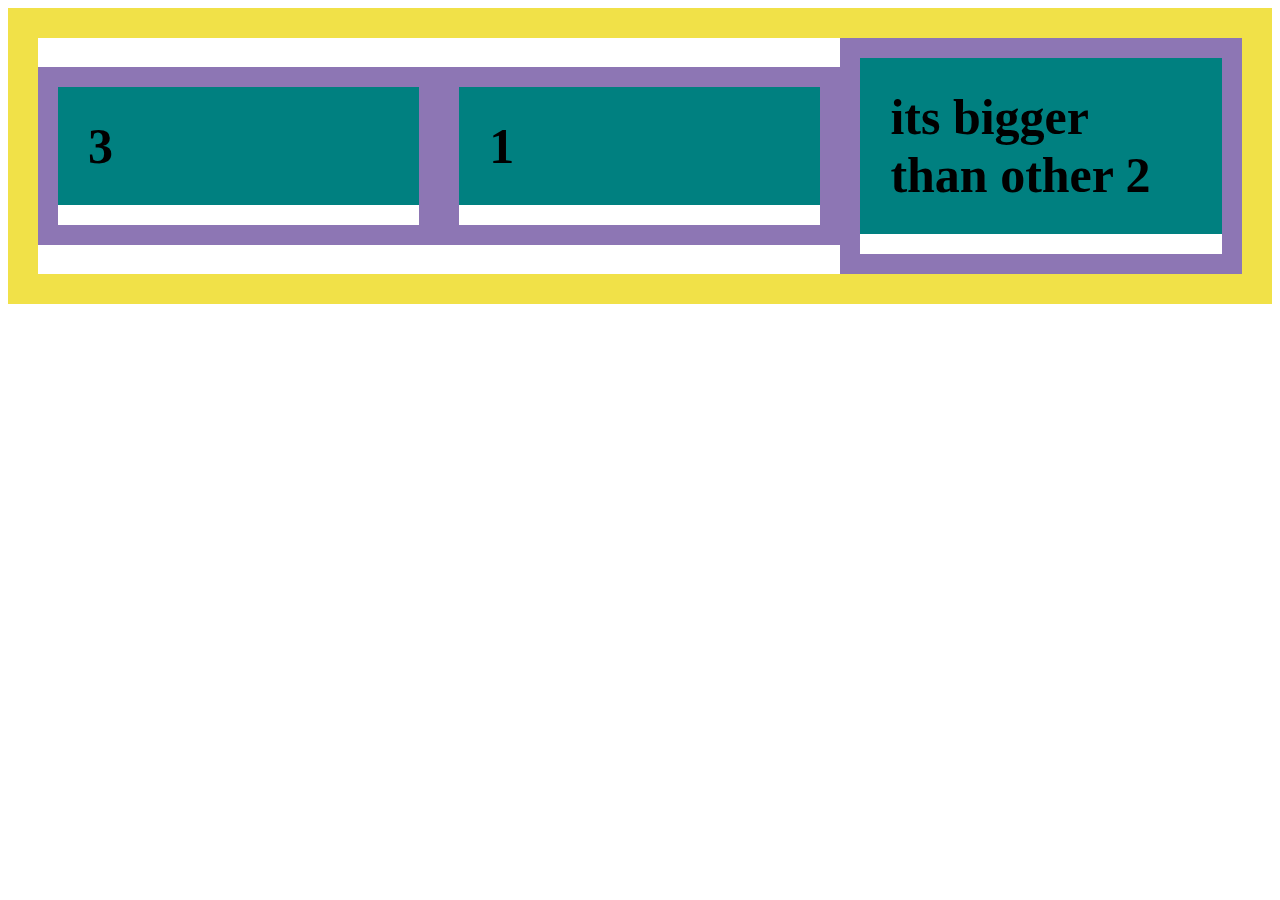
<file: flexTest.html>
<!DOCTYPE html>
<html lang="en">
  <head>
    <meta charset="UTF-8" />
    <meta http-equiv="X-UA-Compatible" content="IE=edge" />
    <meta name="viewport" content="width=device-width, initial-scale=1.0" />
    <title>Document</title>
    <link rel="stylesheet" href="flexTestCSS.css" />
  </head>
  <body>
    <div class="wrapper"></div>
    <div class="block">
      <div class="block_row">
        <div class="block_column element1">
          <div class="block_item">1</div>
        </div>
        <div class="block_column element2">
          <div class="block_item">its bigger than other 2</div>
        </div>
        <div class="block_column">
          <div class="block_item">3</div>
        </div>
      </div>
    </div>
  </body>
</html>
</file>
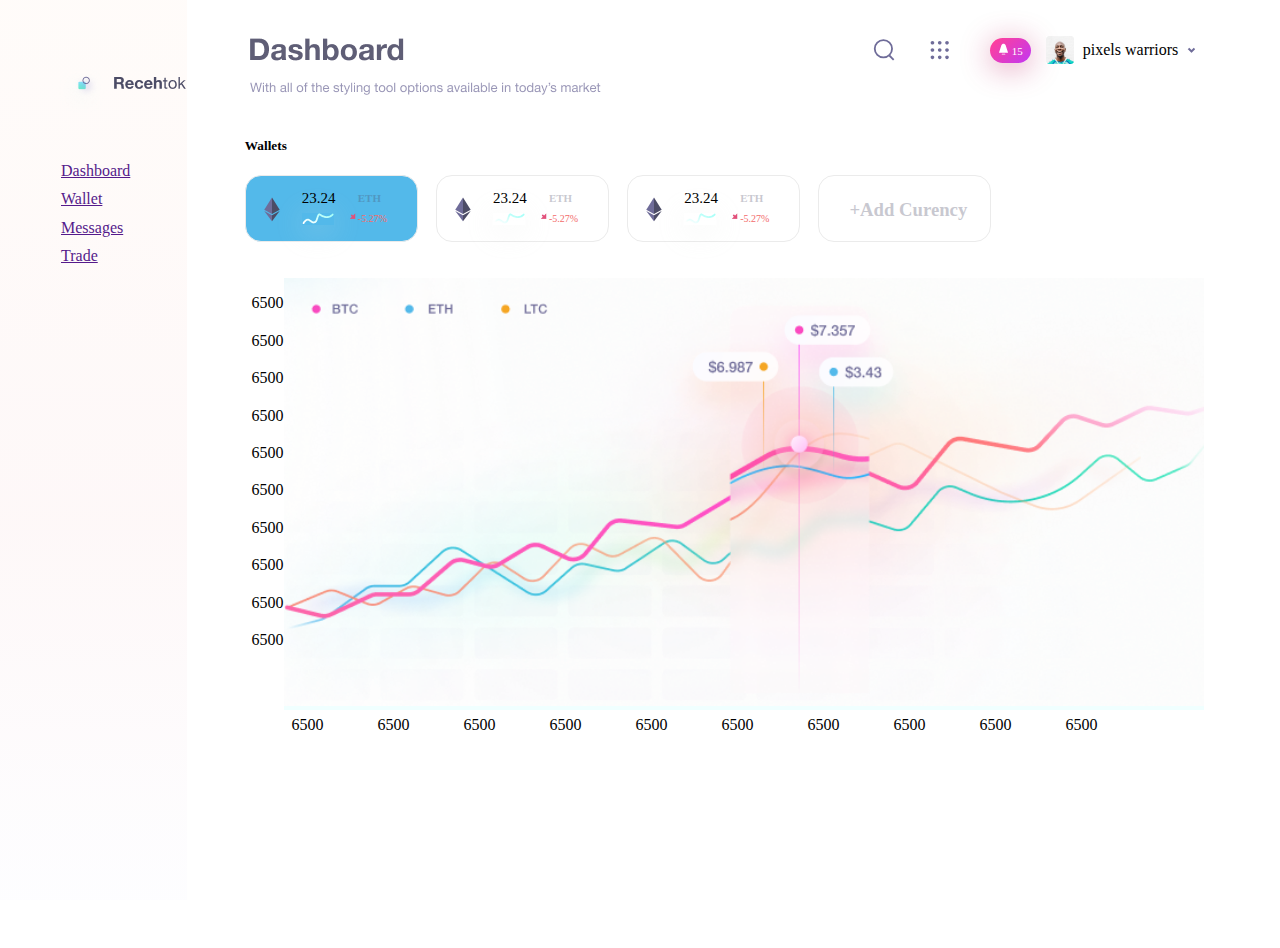
<file: site.html>
<!DOCTYPE html>
<html class="defaultConrainerSize" lang="en">
  <head>
    <meta charset="UTF-8" />
    <meta http-equiv="X-UA-Compatible" content="IE=edge" />
    <meta name="viewport" content="width=device-width, initial-scale=1.0" />
    <title>Document</title>
    <link rel="stylesheet" href="sitecss.css" />
  </head>
  <body class="defaultConrainerSize">
    <div class="container">
      <aside class="sidebar">
        <img src="/img/Logo.png" class="logopadding" />
        <nav class="navigator">
          <div class="marginbottom"><a href="">Dashboard</a></div>
          <div class="marginbottom"><a href="">Wallet</a></div>
          <div class="marginbottom"><a href="">Messages</a></div>
          <div class="marginbottom"><a href="">Trade</a></div>
        </nav>
      </aside>
      <main class="main">
        <header class="head">
          <div class="leftHead">
            <img src="/img/Dashboard Copy.png" class="DashboardImg" />
            <p><img src="/img/With.png" /></p>
          </div>
          <div class="rightHead">
            <div class="magnif">
              <img src="/img/Magnifier.svg" alt="" />
            </div>
            <div class="union">
              <img src="/img/Union.svg" />
            </div>
            <div class="notification-button">
              <img class="notifbadge" src="/img/Bell.svg" alt="" />
              <span>15</span>
            </div>

            <img
              class="niggaimg"
              width="28px"
              height="28px"
              src="/img/Face.jpg"
              alt=""
            />
            <span class="pixels">pixels warriors</span>
            <img class="arrow" src="/img/Arrow.jpg" />
          </div>
        </header>
        <div class="content">
          <div class="wallets">
            <h5>Wallets</h5>
            <div class="wallets-container">
              <div class="wallet-item active">
                <img src="/img/wallets/Vector1.svg" class="vector1" alt="" />
                <img src="/img/wallets/Vector.svg" class="vector" alt="" />
                <img src="/img/wallets/LineGraphBlue.png" class="graph" />
                <img src="/img/wallets/CombinedShape.png" class="cryptoarrow" />
                <span class="spanproc">-5.27%</span>
                <span class="spancrypto">ETH</span>
                <span class="spancryptovalue">23.24</span>
              </div>
              <div class="wallet-item">
                <img src="/img/wallets/Vector1.svg" class="vector1" alt="" />
                <img src="/img/wallets/Vector.svg" class="vector" alt="" />
                <img src="/img/wallets/LineGraph.jpg" class="graph" alt="" />
                <img src="/img/wallets/CombinedShape.png" class="cryptoarrow" />
                <span class="spanproc">-5.27%</span>
                <span class="spancrypto">ETH</span>
                <span class="spancryptovalue">23.24</span>
              </div>
              <div class="wallet-item">
                <img src="/img/wallets/Vector1.svg" class="vector1" alt="" />
                <img src="/img/wallets/Vector.svg" class="vector" alt="" />
                <img src="/img/wallets/LineGraph.jpg" class="graph" alt="" />
                <img src="/img/wallets/CombinedShape.png" class="cryptoarrow" />
                <span class="spanproc">-5.27%</span>
                <span class="spancrypto">ETH</span>
                <span class="spancryptovalue">23.24</span>
              </div>
              <div class="wallet-item">
                <h3>+Add Curency</h3>
              </div>
            </div>
          </div>
          <div class="graphContainer">
            <div class="price">
              <ul>
                <li>6500</li>
                <li>6500</li>
                <li>6500</li>
                <li>6500</li>
                <li>6500</li>
                <li>6500</li>
                <li>6500</li>
                <li>6500</li>
                <li>6500</li>
                <li>6500</li>
              </ul>
            </div>
            <div class="graphic">
              <img src="/img/wallets/Graphic-2.png" alt="" />
            </div>
            <div class="time">
              <ul>
                <li>6500</li>
                <li>6500</li>
                <li>6500</li>
                <li>6500</li>
                <li>6500</li>
                <li>6500</li>
                <li>6500</li>
                <li>6500</li>
                <li>6500</li>
                <li>6500</li>
              </ul>
            </div>
          </div>
        </div>
      </main>
    </div>
  </body>
</html>
</file>
<file: flexTestCSS.css>
.block {
}
.block_row {
  display: flex;
  align-items: center;

  border: 30px solid rgb(241, 225, 72);
  margin: 0 0 20 0;
}
.block_column {
  border: 20px solid rgb(141, 118, 180);
  flex-basis: 30%;
}

.block_item {
  font-size: 50px;
  margin-bottom: 20px;
  padding: 30px 30px;
  font-weight: 700;
  background-color: teal;
}

.element2 {
  order: 3;
}
.element1 {
  order: 2;
}
</file>
<file: sitecss.css>
/*! normalize.css v8.0.1 | MIT License | github.com/necolas/normalize.css */

/* Document
   ========================================================================== */

/**
 * 1. Correct the line height in all browsers.
 * 2. Prevent adjustments of font size after orientation changes in iOS.
 */

html {
  line-height: 1.15; /* 1 */
  -webkit-text-size-adjust: 100%; /* 2 */
}

/* Sections
   ========================================================================== */

/**
 * Remove the margin in all browsers.
 */

body {
  margin: 0;
}

/**
 * Render the `main` element consistently in IE.
 */

main {
  display: block;
}

/**
 * Correct the font size and margin on `h1` elements within `section` and
 * `article` contexts in Chrome, Firefox, and Safari.
 */

h1 {
  font-size: 2em;
  margin: 0.67em 0;
}

/* Grouping content
   ========================================================================== */

/**
 * 1. Add the correct box sizing in Firefox.
 * 2. Show the overflow in Edge and IE.
 */

hr {
  box-sizing: content-box; /* 1 */
  height: 0; /* 1 */
  overflow: visible; /* 2 */
}

/**
 * 1. Correct the inheritance and scaling of font size in all browsers.
 * 2. Correct the odd `em` font sizing in all browsers.
 */

pre {
  font-family: monospace, monospace; /* 1 */
  font-size: 1em; /* 2 */
}

/* Text-level semantics
   ========================================================================== */

/**
 * Remove the gray background on active links in IE 10.
 */

a {
  background-color: transparent;
}

/**
 * 1. Remove the bottom border in Chrome 57-
 * 2. Add the correct text decoration in Chrome, Edge, IE, Opera, and Safari.
 */

abbr[title] {
  border-bottom: none; /* 1 */
  text-decoration: underline; /* 2 */
  text-decoration: underline dotted; /* 2 */
}

/**
 * Add the correct font weight in Chrome, Edge, and Safari.
 */

b,
strong {
  font-weight: bolder;
}

/**
 * 1. Correct the inheritance and scaling of font size in all browsers.
 * 2. Correct the odd `em` font sizing in all browsers.
 */

code,
kbd,
samp {
  font-family: monospace, monospace; /* 1 */
  font-size: 1em; /* 2 */
}

/**
 * Add the correct font size in all browsers.
 */

small {
  font-size: 80%;
}

/**
 * Prevent `sub` and `sup` elements from affecting the line height in
 * all browsers.
 */

sub,
sup {
  font-size: 75%;
  line-height: 0;
  position: relative;
  vertical-align: baseline;
}

sub {
  bottom: -0.25em;
}

sup {
  top: -0.5em;
}

/* Embedded content
   ========================================================================== */

/**
 * Remove the border on images inside links in IE 10.
 */

img {
  border-style: none;
}

/* Forms
   ========================================================================== */

/**
 * 1. Change the font styles in all browsers.
 * 2. Remove the margin in Firefox and Safari.
 */

button,
input,
optgroup,
select,
textarea {
  font-family: inherit; /* 1 */
  font-size: 100%; /* 1 */
  line-height: 1.15; /* 1 */
  margin: 0; /* 2 */
}

/**
 * Show the overflow in IE.
 * 1. Show the overflow in Edge.
 */

button,
input {
  /* 1 */
  overflow: visible;
}

/**
 * Remove the inheritance of text transform in Edge, Firefox, and IE.
 * 1. Remove the inheritance of text transform in Firefox.
 */

button,
select {
  /* 1 */
  text-transform: none;
}

/**
 * Correct the inability to style clickable types in iOS and Safari.
 */

button,
[type="button"],
[type="reset"],
[type="submit"] {
  -webkit-appearance: button;
}

/**
 * Remove the inner border and padding in Firefox.
 */

button::-moz-focus-inner,
[type="button"]::-moz-focus-inner,
[type="reset"]::-moz-focus-inner,
[type="submit"]::-moz-focus-inner {
  border-style: none;
  padding: 0;
}

/**
 * Restore the focus styles unset by the previous rule.
 */

button:-moz-focusring,
[type="button"]:-moz-focusring,
[type="reset"]:-moz-focusring,
[type="submit"]:-moz-focusring {
  outline: 1px dotted ButtonText;
}

/**
 * Correct the padding in Firefox.
 */

fieldset {
  padding: 0.35em 0.75em 0.625em;
}

/**
 * 1. Correct the text wrapping in Edge and IE.
 * 2. Correct the color inheritance from `fieldset` elements in IE.
 * 3. Remove the padding so developers are not caught out when they zero out
 *    `fieldset` elements in all browsers.
 */

legend {
  box-sizing: border-box; /* 1 */
  color: inherit; /* 2 */
  display: table; /* 1 */
  max-width: 100%; /* 1 */
  padding: 0; /* 3 */
  white-space: normal; /* 1 */
}

/**
 * Add the correct vertical alignment in Chrome, Firefox, and Opera.
 */

progress {
  vertical-align: baseline;
}

/**
 * Remove the default vertical scrollbar in IE 10+.
 */

textarea {
  overflow: auto;
}

/**
 * 1. Add the correct box sizing in IE 10.
 * 2. Remove the padding in IE 10.
 */

[type="checkbox"],
[type="radio"] {
  box-sizing: border-box; /* 1 */
  padding: 0; /* 2 */
}

/**
 * Correct the cursor style of increment and decrement buttons in Chrome.
 */

[type="number"]::-webkit-inner-spin-button,
[type="number"]::-webkit-outer-spin-button {
  height: auto;
}

/**
 * 1. Correct the odd appearance in Chrome and Safari.
 * 2. Correct the outline style in Safari.
 */

[type="search"] {
  -webkit-appearance: textfield; /* 1 */
  outline-offset: -2px; /* 2 */
}

/**
 * Remove the inner padding in Chrome and Safari on macOS.
 */

[type="search"]::-webkit-search-decoration {
  -webkit-appearance: none;
}

/**
 * 1. Correct the inability to style clickable types in iOS and Safari.
 * 2. Change font properties to `inherit` in Safari.
 */

::-webkit-file-upload-button {
  -webkit-appearance: button; /* 1 */
  font: inherit; /* 2 */
}

/* Interactive
   ========================================================================== */

/*
 * Add the correct display in Edge, IE 10+, and Firefox.
 */

details {
  display: block;
}

/*
 * Add the correct display in all browsers.
 */

summary {
  display: list-item;
}

/* Misc
   ========================================================================== */

/**
 * Add the correct display in IE 10+.
 */

template {
  display: none;
}

/**
 * Add the correct display in IE 10.
 */

[hidden] {
  display: none;
}

* {
  box-sizing: border-box;
}

.container {
  display: flex;
  width: 100%;
  height: 100%;
}
.defaultConrainerSize {
  width: 100%;
  height: 100%;
}

.head {
  display: flex;
  align-items: center;
  justify-content: space-between;
  background-color: white;
}
.leftHead {
  align-self: flex-start;
  align-self: center;
  padding-top: 38px;
  padding-left: 63px;
  /* margin-bottom: 48px;*/
}
.rightHead {
  display: flex;
  align-items: center;
  margin-bottom: 15px;
  margin-right: 84px;
}

.sidebar {
  height: 100%;
  width: 273px;
  background: linear-gradient(
    180deg,
    rgba(255, 246, 240, 0.38) 0%,
    rgba(251, 232, 233, 0.31) 57.44%,
    rgba(252, 252, 255, 0.57) 100%
  );
}
.main {
  height: 100%;
  flex-grow: 1;
}
.content {
  height: 90%;
}

.logopadding {
  padding-left: 54.6px;
  padding-top: 63.7px;
}

.navigator {
  padding-top: 40px;
  padding-left: 61px;
}

.marginbottom {
  margin-bottom: 10px;
}

.notification-button {
  padding: 5px 8px;
  background: linear-gradient(136.67deg, #ff409a 8.34%, #c438ef 95.26%);
  box-shadow: 0px 4.54988px 30.9392px rgba(186, 19, 88, 0.42);
  border-radius: 12.7397px;
  color: #fff;
  margin-right: 15px;
  font-size: 11px;
}

.niggaimg {
  margin-right: 9.1px;
}

.pixels {
  margin-right: 8.7px;
}

.union {
  margin-right: 41px;
}

.union img {
  display: block;
}

.magnif {
  margin-right: 34.6px;
}

.magnif img {
  display: block;
}
.wallets h5 {
  margin-left: 58.24px;
}

.wallets-container {
  display: inline-flex;
  margin-left: 58.24px;
  background-color: white;
  margin-bottom: 36px;
}

.wallet-item {
  position: relative;
  width: 173px;
  height: 67px;
  border-radius: 16px;
  border: 1px solid rgb(235, 235, 235);
  margin-right: 18.2px;
  background-color: rgb(255, 255, 255);
}

.active {
  background-color: #53b9ea;
}

.vector1 {
  position: absolute;
  margin-left: 18px;
  margin-top: 21px;
}
.vector {
  position: absolute;
  margin-left: 25px;
  margin-top: 21px;
}
.graph {
  position: absolute;
  margin-top: 37px;
  margin-left: 56px;
  box-shadow: 0px 4.54988px 30.9392px rgba(226, 228, 227, 0.42);
}

.cryptoarrow {
  position: absolute;
  margin-top: 37px;
  margin-left: 103px;
}

.spanproc {
  position: absolute;
  margin-top: 37px;
  margin-left: 112px;
  font-size: 10px;
  font-weight: 400;
  color: rgb(243, 107, 107);
}

.spancrypto {
  position: absolute;
  margin-top: 16px;
  margin-left: 112px;
  font-family: Helvetica Neue;
  font-style: normal;
  font-weight: bold;
  font-size: 10.9197px;
  line-height: 13px;
  /* identical to box height */
  text-align: right;

  /* Dark / 1 */
  color: #4c4c66;

  mix-blend-mode: normal;
  opacity: 0.3;
}

.spancryptovalue {
  position: absolute;
  margin-top: 14px;
  margin-left: 56px;
  font-weight: 400;
  font-size: 15px;
}

.wallet-item h3 {
  opacity: 30%;
  color: #4c4c66;
  margin-left: 30px;
  margin-top: 23px;
}

.graphContainer {
  margin-left: 25px;
  display: flex;
  flex-wrap: wrap;
}
.price {
}
.price li {
  padding-bottom: 19px;
  list-style-type: none;
}
.graphic {
  height: fit-content;
  margin-bottom: 0px;
  background-color: azure;
}

.graphic img {
  width: 920px;
}
.time {
  margin-top: -10px;
  margin-left: 80px;
}
.time ul {
  padding-left: 0px;
}
.time li {
  display: inline;
  padding-right: 50px;
}
</file>
